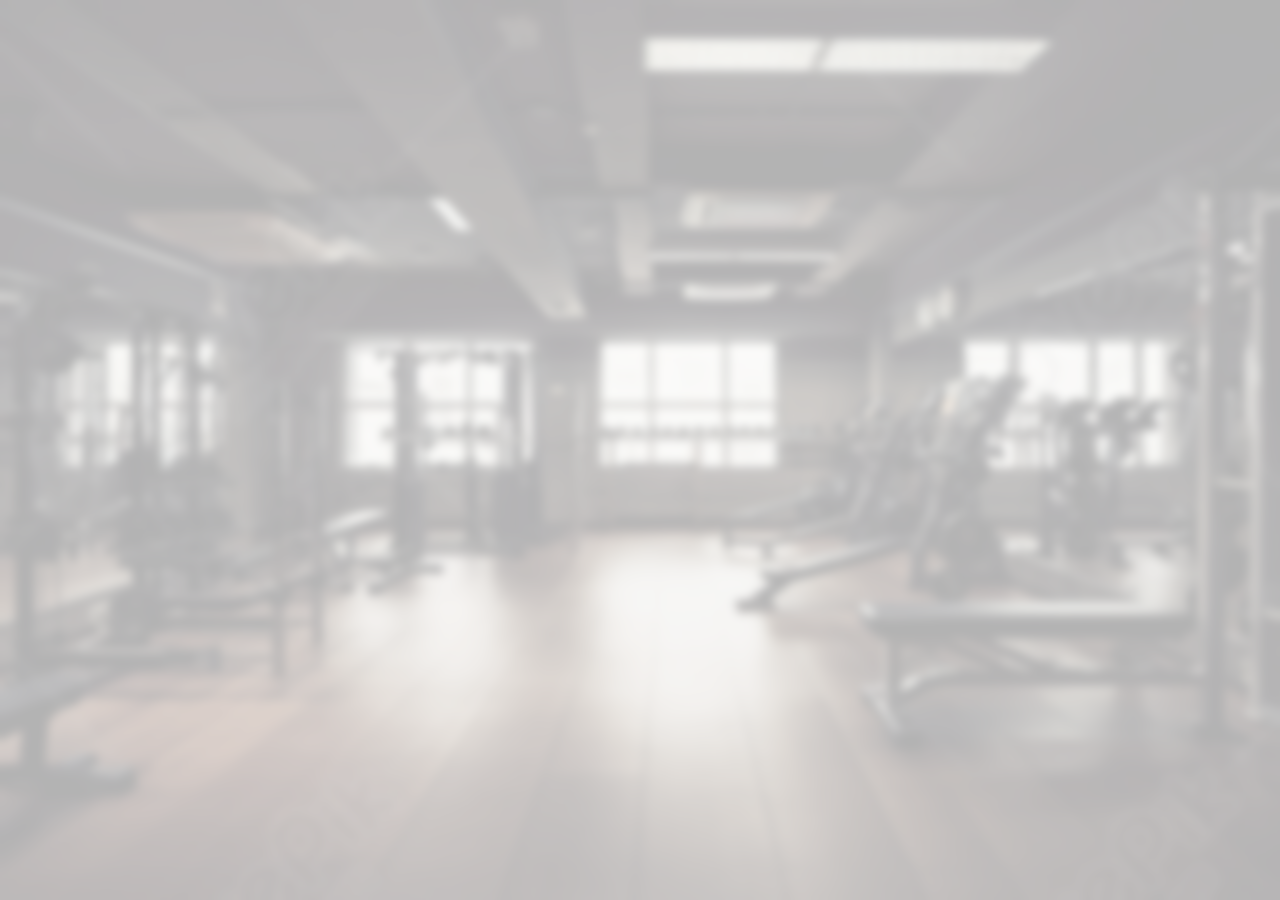
<file: index.html>
<!DOCTYPE html>
<html lang="en">
<head>
    <meta charset="UTF-8">
    <meta name="viewport" content="width=device-width, initial-scale=1.0">
    <link rel="stylesheet" href="css/style.css">
    <title>Document</title>
</head>
<body>
    
</body>
</html>
</file>
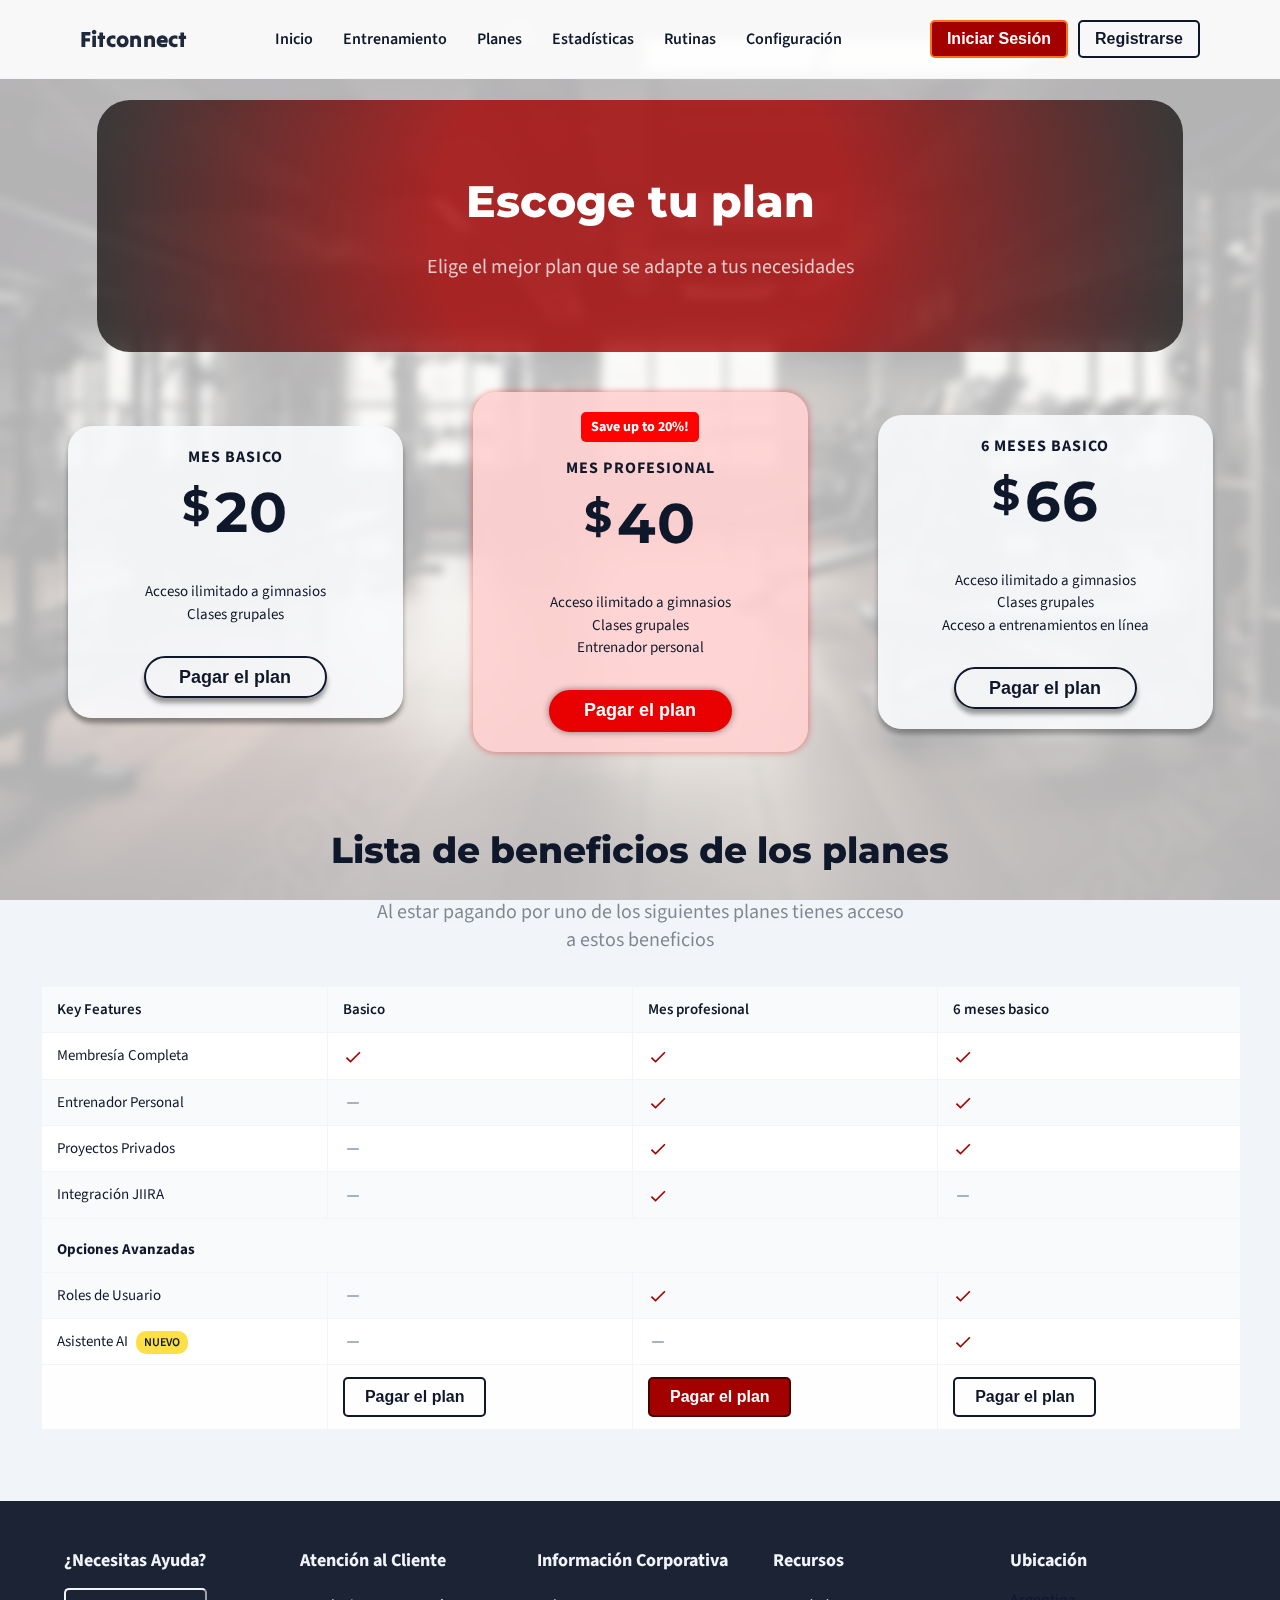
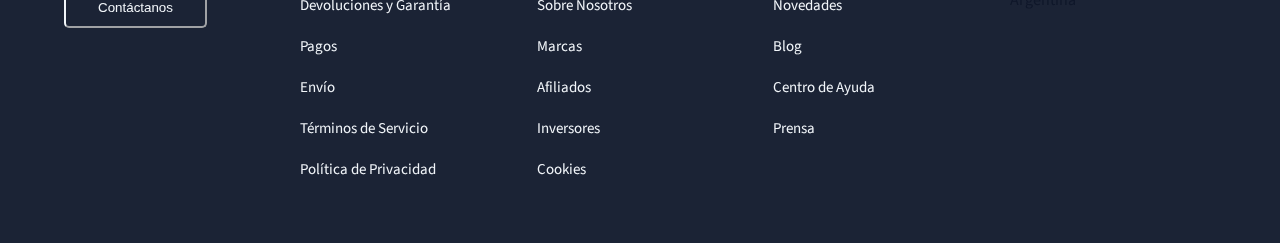
<file: pagos.html>
<!DOCTYPE html>
<html lang="es">
<head>
    <meta charset="UTF-8">
    <meta name="viewport" content="width=device-width, initial-scale=1.0">
    <title>Fitness App - Pagos</title>
    <link href="https://fonts.googleapis.com/css2?family=Source+Sans+3:wght@400;600;700&family=Montserrat:wght@800&family=Tilt+Warp&display=swap" rel="stylesheet">
    <link rel="stylesheet" href="css/pagos.css"> </head>
<body>

    <header class="header">
        <div class="logo">
            <span class="placeholder">Fitconnect</span> </div>
        <nav class="link-bar-3">
            <a href="index.html">Inicio</a> <a href="#">Entrenamiento</a>
            <a href="pagos.html">Planes</a>
            <a href="#">Estadísticas</a>
            <a href="#">Rutinas</a>
            <a href="#">Configuración</a>
        </nav>
        <div class="header-actions">
            <button class="button-2" onclick="location.href='signin.html'">Iniciar Sesión</button>
            <button class="button-3" onclick="location.href='regis.html'">Registrarse</button>
        </div>
    </header>

    <div class="horizontal-line-2"></div>

    <main class="main-content">
        <section class="hero-section rectangle-44">
            <h1 class="paragraph-1-copy-1">Escoge tu plan</h1>
            <p class="elige-el-mejor-plan-que-se-adapte-a-tus-necesidade">Elige el mejor plan que se adapte a tus necesidades</p>
        </section>

        <section class="pricing-cards-section">
            <div class="pricing-card rectangle-49">
                <div class="card-tag"></div>
                <div class="heading-5">MES BASICO</div>
                <div class="price-display">
                    <span class="currency">$</span><span class="heading-18">20</span>
                </div>
                <p class="benefit-list">Acceso ilimitado a gimnasios<br>Clases grupales</p>
                <button class="button-5">Pagar el plan</button>
            </div>

            <div class="pricing-card rectangle-50">
                <div class="card-tag save-up-to-20">Save up to 20%!</div>
                <div class="heading-19">MES PROFESIONAL</div>
                <div class="price-display">
                    <span class="currency">$</span><span class="heading-20">40</span>
                </div>
                <p class="benefit-list">Acceso ilimitado a gimnasios<br>Clases grupales<br>Entrenador personal</p>
                <button class="button-6">Pagar el plan</button>
            </div>

            <div class="pricing-card rectangle-51">
                <div class="card-tag"></div>
                <div class="heading-21">6 MESES BASICO</div>
                <div class="price-display">
                    <span class="currency">$</span><span class="heading-22">66</span>
                </div>
                <p class="benefit-list">Acceso ilimitado a gimnasios<br>Clases grupales<br>Acceso a entrenamientos en línea</p>
                <button class="button-12">Pagar el plan</button>
            </div>
        </section>

        <section class="benefits-table-section">
            <h2 class="paragraph-1-copy-2">Lista de beneficios de los planes</h2>
            <p class="al-estar-pagando-por-uno-de-los-siguientes-planes-">Al estar pagando por uno de los siguientes planes tienes acceso a estos beneficios</p>
            
            <div class="table-container">
                <table class="table-1">
                    <thead>
                        <tr>
                            <th>Key Features</th>
                            <th>Basico</th>
                            <th>Mes profesional</th>
                            <th>6 meses basico</th>
                        </tr>
                    </thead>
                    <tbody>
                        <tr>
                            <td>Membresía Completa</td>
                            <td><span class="icon check-icon-11"></span></td>
                            <td><span class="icon check-icon-12"></span></td>
                            <td><span class="icon check-icon-13"></span></td>
                        </tr>
                        <tr>
                            <td>Entrenador Personal</td>
                            <td><span class="icon dash-icon-1"></span></td>
                            <td><span class="icon check-icon-14"></span></td>
                            <td><span class="icon check-icon-15"></span></td>
                        </tr>
                        <tr>
                            <td>Proyectos Privados</td>
                            <td><span class="icon dash-icon-2"></span></td>
                            <td><span class="icon check-icon-16"></span></td>
                            <td><span class="icon check-icon-18"></span></td>
                        </tr>
                        <tr>
                            <td>Integración JIIRA</td>
                            <td><span class="icon dash-icon-3"></span></td>
                            <td><span class="icon check-icon-19"></span></td>
                            <td><span class="icon dash-icon-4"></span></td>
                        </tr>
                        <tr class="advanced-options">
                            <td colspan="4">Opciones Avanzadas</td>
                        </tr>
                        <tr>
                            <td>Roles de Usuario</td>
                            <td><span class="icon dash-icon-5"></span></td>
                            <td><span class="icon check-icon-20"></span></td>
                            <td><span class="icon check-icon-21"></span></td>
                        </tr>
                        <tr>
                            <td>Asistente AI <span class="tag-42">NUEVO</span></td>
                            <td><span class="icon dash-icon-6"></span></td>
                            <td><span class="icon dash-icon-7"></span></td>
                            <td><span class="icon check-icon-22"></span></td>
                        </tr>
                    </tbody>
                    <tfoot>
                        <tr>
                            <td></td>
                            <td><button class="button-13">Pagar el plan</button></td>
                            <td><button class="button-14">Pagar el plan</button></td>
                            <td><button class="button-16">Pagar el plan</button></td>
                        </tr>
                    </tfoot>
                </table>
            </div>
        </section>
    </main>

    <footer class="footer rectangle-42">
        <div class="footer-columns">
            <div class="footer-col need-help-1">
                <h3>¿Necesitas Ayuda?</h3>
                <button class="button-13">Contáctanos</button>
            </div>
            <div class="footer-col">
                <h3 class="customer-support-1">Atención al Cliente</h3>
                <ul class="returns-warrantypaymentsshippingterms-of-service-1">
                    <li>Devoluciones y Garantía</li>
                    <li>Pagos</li>
                    <li>Envío</li>
                    <li>Términos de Servicio</li>
                    <li>Política de Privacidad</li>
                </ul>
            </div>
            <div class="footer-col">
                <h3 class="corporate-info-1">Información Corporativa</h3>
                <ul class="about-usbrandsaffiliatesinvestorscookies-1">
                    <li>Sobre Nosotros</li>
                    <li>Marcas</li>
                    <li>Afiliados</li>
                    <li>Inversores</li>
                    <li>Cookies</li>
                </ul>
            </div>
            <div class="footer-col">
                <h3 class="resources">Recursos</h3>
                <ul class="what-s-newbloghelp-centerpress">
                    <li>Novedades</li>
                    <li>Blog</li>
                    <li>Centro de Ayuda</li>
                    <li>Prensa</li>
                </ul>
            </div>
            <div class="footer-col">
                <h3 class="location-1">Ubicación</h3>
                <p class="-united-states-1"><span class="icon 1f1fa-1f1f8-icon-1"></span> Argentina <span class="icon arrow-drop-down-icon-1"></span></p>
                <div class="social-icons">
                    <span class="icon x-twitter-brands-icon-1"></span>
                    <span class="icon instagram-brands-icon-7"></span>
                    <span class="icon facebook-square-brands-icon-7"></span>
                    <span class="icon youtube-icon-1"></span>
                </div>
            </div>
        </div>
    </footer>

</body>
</html>
</file>
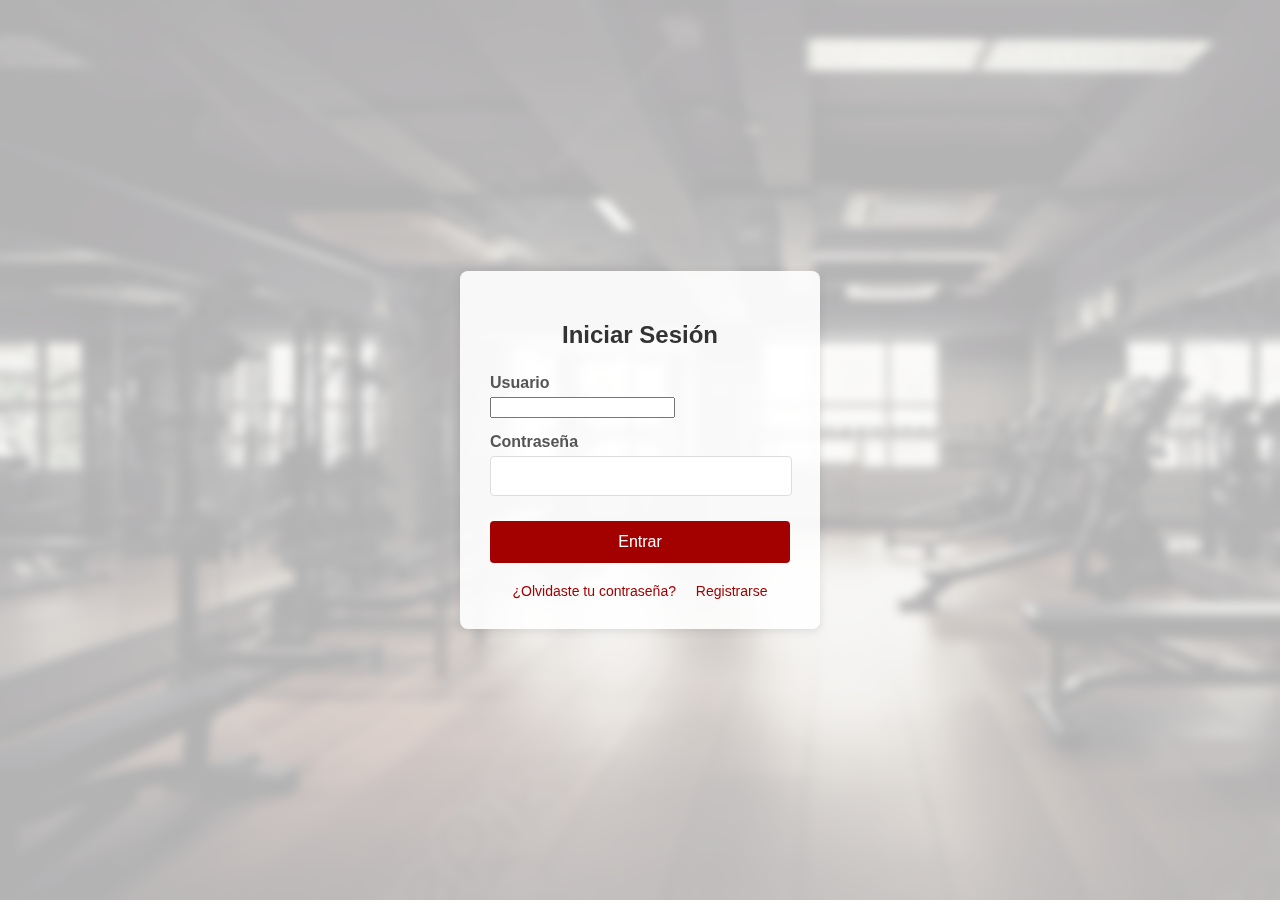
<file: signin.html>
<!DOCTYPE html>
<html lang="es">
<head>
    <meta charset="UTF-8">
    <meta name="viewport" content="width=device-width, initial-scale=1.0">
    <title>Iniciar Sesión</title>
    <link rel="stylesheet" href="css/style-signin.css">
</head>
<body>
    <div class="login-container">
        <h2>Iniciar Sesión</h2>
        <form action="#" method="POST">
            <div class="input-group">
                <label for="username">Usuario</label>
                <input type="text" id="username" name="username" required>
            </div>
            <div class="input-group">
                <label for="password">Contraseña</label>
                <input type="password" id="password" name="password" required>
            </div>
            <button type="submit">Entrar</button>
            <div class="links">
                <a href="#">¿Olvidaste tu contraseña?</a>
                <a href="regis.html">Registrarse</a>
            </div>
        </form>
    </div>
</body>
</html>
</file>
<file: css/style.css>
/* General Body and Container Styles */
body {
    margin: 0;
    font-family: "Source Sans 3", sans-serif;
    color: #0F172A;
    background-color: #F1F5F9; /* Fallback color */
    display: flex;
    flex-direction: column;
    min-height: 100vh;
    /* Fondo de imagen */
    background-image: url('../img/fondo.jpg'); /* AJUSTA LA RUTA SI ES DIFERENTE */
    background-size: cover;
    background-position: center;
    background-repeat: no-repeat;
    background-attachment: fixed; /* Para que el fondo no se mueva al hacer scroll */
}

body::before {
    content: "";
    position: fixed;
    top: 0;
    left: 0;
    width: 100%;
    height: 100%;
    background-color: rgba(255, 255, 255, 0.7); /* Fondo blanco semitransparente para el difuminado */
    backdrop-filter: blur(5px); /* Ajusta el valor para más o menos desenfoque */
    z-index: -1; /* Asegura que esté detrás del contenido */
}

/* Hacer que los elementos de contenido sean transparentes para ver el fondo */
.main-content, .header, .footer,
.hero-section, .feature-item, .testimonial-card,
.footer-col, .footer-col h3, .footer-col ul li,
.footer-col .button-13, .footer-col .location-1 p,
.footer-col .social-icons .icon {
    background-color: transparent !important; /* Sobrescribe cualquier color de fondo sólido */
    position: relative; /* Asegura que estén en su propio contexto de apilamiento */
    z-index: 1; /* Asegura que estén por encima del pseudo-elemento ::before */
}

/* Reajustar fondos específicos que necesitan transparencia */
.header {
    background-color: rgba(255, 255, 255, 0.9) !important; /* Fondo del header con transparencia */
    position: relative; /* Importante para el posicionamiento del menú móvil */
    z-index: 10; /* Asegura que el header esté por encima del contenido */
}

.hero-section {
    background: linear-gradient(180deg, rgba(163, 0, 0, 0.8) 0%, rgba(15, 23, 42, 0.8) 100%) !important; /* Ajusta la transparencia del hero */
    color: #FFFFFF;
}

.feature-item, .testimonial-card {
    background-color: rgba(255, 255, 255, 0.85) !important; /* Ajusta la transparencia de las tarjetas */
}

.footer {
    background-color: rgba(15, 23, 42, 0.95) !important; /* Ajusta la transparencia del footer */
}

/* Header Styles (Copiados de pagos.css y adaptados) */
.header {
    display: flex;
    justify-content: space-between;
    align-items: center;
    padding: 15px 5%;
}

.logo .placeholder {
    font-family: "Tilt Warp", cursive;
    font-size: 22px;
    color: #1E293B;
    letter-spacing: 0.1px;
}

/* Estilos para el menú desplegable (por defecto para móvil) */
.link-bar-3 {
    display: none; /* Oculto por defecto en móvil */
    flex-direction: column; /* Apila los enlaces verticalmente */
    width: 100%;
    position: absolute; /* Posiciona el menú sobre el contenido */
    top: 100%; /* Justo debajo del header */
    left: 0;
    background-color: rgba(255, 255, 255, 0.95); /* Fondo del menú desplegable */
    box-shadow: 0 5px 15px rgba(0, 0, 0, 0.1);
    padding: 15px 0;
    z-index: 9; /* Asegura que esté por debajo del header pero por encima del contenido principal */
}

.link-bar-3.active { /* Clase para mostrar el menú */
    display: flex;
}

.link-bar-3 a {
    text-decoration: none;
    color: #0F172A;
    white-space: nowrap;
    padding: 10px 20px; /* Padding para cada enlace del menú */
    text-align: left;
    border-bottom: 1px solid #eee; /* Separador entre enlaces */
}

.link-bar-3 a:last-child {
    border-bottom: none; /* No hay separador en el último enlace */
}

.link-bar-3 a:hover {
    background-color: #f0f0f0;
}

/* Estilos para los elementos del menú que son solo para móvil */
.mobile-only-menu-items {
    display: flex; /* Por defecto visible en móvil si el padre está activo */
    flex-direction: column;
    width: 100%;
}

.mobile-only-menu-items .menu-item {
    /* Heredan los estilos de .link-bar-3 a */
    font-weight: 600; /* Puedes hacerlos más prominentes */
    color: #A30000; /* Un color distintivo para estos enlaces */
}


.header-actions {
    display: flex;
    gap: 10px;
}

.button-2, .button-3 {
    padding: 8px 15px;
    border-radius: 5px;
    font-weight: 600;
    font-size: 16px;
    cursor: pointer;
    white-space: nowrap;
    text-align: center;
}

.button-2 {
    background: #A30000;
    color: #FFFFFF;
    border: 2px solid #F97316;
}

.button-3 {
    background: transparent;
    color: #0F172A;
    border: 2px solid #0F172A;
}

.horizontal-line-2 {
    width: 100%;
    height: 1px;
    border-top: 1px solid #F1F5F9;
    margin: 0;
}

/* Estilos para el botón de hamburguesa */
.hamburger-menu {
    display: flex; /* Visible por defecto en móvil */
    flex-direction: column;
    justify-content: space-around;
    width: 30px;
    height: 25px;
    background: transparent;
    border: none;
    cursor: pointer;
    padding: 0;
    z-index: 11; /* Asegura que esté por encima de todo */
}

.hamburger-menu .bar {
    width: 100%;
    height: 3px;
    background-color: #0F172A;
    border-radius: 5px;
    transition: all 0.3s ease-in-out;
}

/* Animación de la hamburguesa a "X" */
.hamburger-menu.active .bar:nth-child(1) {
    transform: translateY(11px) rotate(45deg);
}
.hamburger-menu.active .bar:nth-child(2) {
    opacity: 0;
}
.hamburger-menu.active .bar:nth-child(3) {
    transform: translateY(-11px) rotate(-45deg);
}


/* Main Content */
.main-content {
    flex-grow: 1;
    padding: 20px;
    display: flex;
    flex-direction: column;
    align-items: center;
}

/* Hero Section */
.hero-section {
    display: flex;
    flex-direction: column;
    align-items: center;
    text-align: center;
    padding: 40px 20px;
    border-radius: 33px;
    margin-bottom: 50px;
    max-width: 1200px;
    width: 100%;
    box-sizing: border-box;
}

.hero-text h1 {
    font-family: "Montserrat", sans-serif;
    font-weight: 800;
    font-size: 36px;
    line-height: 1.2;
    margin-bottom: 15px;
}

.hero-text p {
    font-family: "Source Sans 3", sans-serif;
    font-weight: 400;
    font-size: 18px;
    line-height: 1.5;
    margin-bottom: 30px;
    max-width: 600px;
}

.cta-button {
    padding: 12px 25px;
    background-color: #F97316; /* Color vibrante para el CTA */
    color: #FFFFFF;
    border: none;
    border-radius: 25px;
    font-size: 18px;
    font-weight: 600;
    cursor: pointer;
    transition: background-color 0.3s ease;
}

.cta-button:hover {
    background-color: #E0640A;
}

.hero-image img {
    max-width: 100%;
    height: auto;
    margin-top: 30px;
    border-radius: 15px;
}

/* Features Section */
.features-section {
    width: 100%;
    max-width: 1200px;
    text-align: center;
    margin-bottom: 50px;
}

.features-section h2 {
    font-family: "Montserrat", sans-serif;
    font-weight: 800;
    font-size: 32px;
    color: #0F172A;
    margin-bottom: 40px;
}

.features-grid {
    display: flex;
    flex-direction: column;
    gap: 30px;
    justify-content: center;
    align-items: center;
}

.feature-item {
    border-radius: 24px;
    padding: 30px 20px;
    box-shadow: 0px 5px 15px rgba(0, 0, 0, 0.1);
    max-width: 350px;
    width: 100%;
    box-sizing: border-box;
}

.feature-item img {
    width: 80px;
    height: 80px;
    margin-bottom: 15px;
}

.feature-item h3 {
    font-family: "Source Sans 3", sans-serif;
    font-weight: 700;
    font-size: 24px;
    color: #0F172A;
    margin-bottom: 10px;
}

.feature-item p {
    font-family: "Source Sans 3", sans-serif;
    font-weight: 400;
    font-size: 16px;
    color: #475569;
}

/* Testimonials Section */
.testimonials-section {
    width: 100%;
    max-width: 1200px;
    text-align: center;
    margin-bottom: 50px;
}

.testimonials-section h2 {
    font-family: "Montserrat", sans-serif;
    font-weight: 800;
    font-size: 32px;
    color: #0F172A;
    margin-bottom: 40px;
}

.testimonial-card {
    border-radius: 24px;
    padding: 30px;
    box-shadow: 0px 5px 15px rgba(0, 0, 0, 0.08);
    margin-bottom: 20px;
    max-width: 600px;
    width: 100%;
    box-sizing: border-box;
    margin-left: auto;
    margin-right: auto;
}

.testimonial-card p {
    font-style: italic;
    font-size: 18px;
    color: #1E293B;
    margin-bottom: 15px;
}

.testimonial-card span {
    font-weight: 600;
    color: #A30000;
}


/* Footer Styles (Copiados de pagos.css y adaptados) */
.footer {
    width: 100%;
    padding: 30px 5%;
    box-sizing: border-box;
}

.footer-columns {
    display: flex;
    flex-direction: column; /* Stack columns on mobile */
    gap: 30px;
    justify-content: space-between;
    max-width: 1200px;
    margin: 0 auto;
}

.footer-col h3 {
    color: #F1F5F9;
    font-family: "Source Sans 3", sans-serif;
    font-weight: bold;
    font-size: 18px; /* Adjusted for mobile */
    line-height: 1.3;
    margin-bottom: 15px;
}

.footer-col ul {
    list-style: none;
    padding: 0;
    margin: 0;
}

.footer-col ul li {
    color: #F1F5F9;
    font-family: "Source Sans 3", sans-serif;
    font-weight: 400;
    font-size: 15px;
    line-height: 2.4;
    margin-bottom: 5px;
}

.footer-col .button-13 {
    width: 143px;
    height: 40px;
    background: transparent;
    color: #F1F5F9; /* Adjusted for dark background */
    border-color: #F1F5F9; /* Adjusted for dark background */
    border-radius: 5px;
}

.footer-col .location-1 {
    display: flex;
    align-items: center;
    margin-bottom: 10px;
}

.footer-col .location-1 .icon {
    display: inline-block;
    width: 18px;
    height: 18px;
    mask-size: cover;
    -webkit-mask-size: cover;
    background-color: #F1F5F9;
    margin-right: 8px;
    vertical-align: middle;
}



.arrow-drop-down-icon-1 {
    mask-image: url('data:image/svg+xml;utf8,<svg xmlns="http://www.w3.org/2000/svg" viewBox="0 0 24 24" fill="black"><path d="M7 10l5 5 5-5z"/></svg>');
    -webkit-mask-image: url('data:image/svg+xml;utf8,<svg xmlns="http://www.w3.org/2000/svg" viewBox="0 0 24 24" fill="black"><path d="M7 10l5 5 5-5z"/></svg>');
    color: #F1F5F9;
    width: 20px;
    height: 20px;
    margin-left: 5px;
}

.social-icons {
    display: flex;
    gap: 15px;
    margin-top: 20px;
}

.social-icons .icon {
    display: inline-block;
    width: 20px;
    height: 20px;
    background-color: #F1F5F9;
    mask-size: cover;
    -webkit-mask-size: cover;
}

/* Social media icons (placeholders, replace with actual SVG paths or background images) */
.x-twitter-brands-icon-1 {
    mask-image: url('data:image/svg+xml;utf8,<svg xmlns="http://www.w3.org/2000/svg" viewBox="0 0 24 24" fill="black"><path d="M22.46 6c-.77.35-1.6.58-2.46.69.88-.53 1.56-1.37 1.88-2.37-.83.49-1.75.83-2.73 1.02-2.03-2.07-5.3-.92-5.3.92V9c-4.31-.22-8.15-2.28-10.74-5.46-.45.77-.7 1.66-.7 2.6 0 1.8.94 3.39 2.37 4.34-1.2-.04-2.32-.37-3.3-1.02v.03c0 2.27 1.62 4.16 3.76 4.59-1.92.52-2.37.16-3.23-.29.6 2.01 2.34 3.47 4.41 3.51-3.17 2.4-7.14 3.8-11.45 3.8-1.57 0-3.1-.09-4.59-.27 4.07 2.62 8.91 4.15 14.1 4.15 16.88 0 26.04-14 26.04-26.04 0-.4-.01-.79-.02-1.18.91-.66 1.7-1.47 2.32-2.4z"/></svg>');
    -webkit-mask-image: url('data:image/svg+xml;utf8,<svg xmlns="http://www.w3.org/2000/svg" viewBox="0 0 24 24" fill="black"><path d="M22.46 6c-.77.35-1.6.58-2.46.69.88-.53 1.56-1.37 1.88-2.37-.83.49-1.75.83-2.73 1.02-2.03-2.07-5.3-.92-5.3.92V9c-4.31-.22-8.15-2.28-10.74-5.46-.45.77-.7 1.66-.7 2.6 0 1.8.94 3.39 2.37 4.34-1.2-.04-2.32-.37-3.3-1.02v.03c0 2.27 1.62 4.16 3.76 4.59-1.92.52-2.37.16-3.23-.29.6 2.01 2.34 3.47 4.41 3.51-3.17 2.4-7.14 3.8-11.45 3.8-1.57 0-3.1-.09-4.59-.27 4.07 2.62 8.91 4.15 14.1 4.15 16.88 0 26.04-14 26.04-26.04 0-.4-.01-.79-.02-1.18.91-.66 1.7-1.47 2.32-2.4z"/></svg>');
}

.instagram-brands-icon-7 {
    mask-image: url('data:image/svg+xml;utf8,<svg xmlns="http://www.w3.org/2000/svg" viewBox="0 0 24 24" fill="black"><path d="M7.8 2h8.4C18.17 2 22 5.83 22 10.2v8.4C22 21.17 18.17 25 13.8 25H5.2C.83 25-3 21.17-3 16.8V8.2C-3 3.83.83 0 5.2 0h8.4c4.37 0 8.2 3.83 8.2 8.2zM12 7.78c-2.34 0-4.22 1.88-4.22 4.22s1.88 4.22 4.22 4.22 4.22-1.88 4.22-4.22-1.88-4.22-4.22-4.22zm6.44-4.88c-.96 0-1.74.78-1.74 1.74s.78 1.74 1.74 1.74 1.74-.78 1.74-1.74-.78-1.74-1.74-1.74z"/></svg>');
    -webkit-mask-image: url('data:image/svg+xml;utf8,<svg xmlns="http://www.w3.org/2000/svg" viewBox="0 0 24 24" fill="black"><path d="M7.8 2h8.4C18.17 2 22 5.83 22 10.2v8.4C22 21.17 18.17 25 13.8 25H5.2C.83 25-3 21.17-3 16.8V8.2C-3 3.83.83 0 5.2 0h8.4c4.37 0 8.2 3.83 8.2 8.2zM12 7.78c-2.34 0-4.22 1.88-4.22 4.22s1.88 4.22 4.22 4.22 4.22-1.88 4.22-4.22-1.88-4.22-4.22-4.22zm6.44-4.88c-.96 0-1.74.78-1.74 1.74s.78 1.74 1.74 1.74 1.74-.78 1.74-1.74-.78-1.74-1.74-1.74z"/></svg>');
}

.facebook-square-brands-icon-7 {
    mask-image: url('data:image/svg+xml;utf8,<svg xmlns="http://www.w3.org/2000/svg" viewBox="0 0 24 24" fill="black"><path d="M18 2h-3a5 5 0 0 0-5 5v3H7v4h3v8h4v-8h3l1-4h-4V7a1 1 0 0 1 1-1h3z"/></svg>');
    -webkit-mask-image: url('data:image/svg+xml;utf8,<svg xmlns="http://www.w3.org/2000/svg" viewBox="0 0 24 24" fill="black"><path d="M18 2h-3a5 5 0 0 0-5 5v3H7v4h3v8h4v-8h3l1-4h-4V7a1 1 0 0 1 1-1h3z"/></svg>');
}

.youtube-icon-1 {
    mask-image: url('data:image/svg+xml;utf8,<svg xmlns="http://www.w3.org/2000/svg" viewBox="0 0 24 24" fill="black"><path d="M21.54 6.54a3.1 3.1 0 0 0-2.19-2.19C17.84 4 12 4 12 4s-5.84 0-7.35.35A3.1 3.1 0 0 0 2.46 6.54C2 8.05 2 12 2 12s0 3.95.46 5.46c.3.82.97 1.49 1.79 1.79C6.16 20 12 20 12 20s5.84 0 7.35-.35a3.1 3.1 0 0 0 2.19-2.19C22 15.95 22 12 22 12s0-3.95-.46-5.46zM10 15.5v-7l6 3.5z"/></svg>');
    -webkit-mask-image: url('data:image/svg+xml;utf8,<svg xmlns="http://www.w3.org/2000/svg" viewBox="0 0 24 24" fill="black"><path d="M21.54 6.54a3.1 3.1 0 0 0-2.19-2.19C17.84 4 12 4 12 4s-5.84 0-7.35.35A3.1 3.1 0 0 0 2.46 6.54C2 8.05 2 12 2 12s0 3.95.46 5.46c.3.82.97 1.49 1.79 1.79C6.16 20 12 20 12 20s5.84 0 7.35-.35a3.1 3.1 0 0 0 2.19-2.19C22 15.95 22 12 22 12s0-3.95-.46-5.46zM10 15.5v-7l6 3.5z"/></svg>');
}


/* Media Queries */

/* Mobile (default styles) */
/* Por defecto, los .link-bar-3 y .hamburger-menu ya tienen su display definido para móvil */
.desktop-only-actions {
    display: flex; /* Por defecto visible en móvil, lo cambiaremos */
}

/* Ocultar los botones de acción del header en móvil */
@media (max-width: 767px) {
    .desktop-only-actions {
        display: none;
    }
}


/* Tablets and Small Laptops */
@media (min-width: 768px) {
    .header {
        padding: 15px 30px;
    }

    .link-bar-3 {
        display: flex; /* Muestra el menú de navegación como una fila en tablet y desktop */
        flex-direction: row; /* Vuelve a la disposición horizontal */
        position: static; /* Quita el posicionamiento absoluto */
        width: auto;
        box-shadow: none;
        padding: 0;
        gap: 20px; /* Espacio entre los enlaces en horizontal */
    }

    .link-bar-3 a {
        padding: 0; /* Quita el padding vertical de móvil */
        border-bottom: none; /* Quita los separadores */
    }

    .hamburger-menu {
        display: none; /* Oculta el botón de hamburguesa en tablet y desktop */
    }

    /* Mostrar los botones de acción del header en desktop */
    .desktop-only-actions {
        display: flex;
    }

    /* Ocultar los elementos solo para el menú móvil en desktop */
    .mobile-only-menu-items {
        display: none !important;
    }

    .hero-section {
        flex-direction: row;
        text-align: left;
        padding: 50px 40px;
    }

    .hero-text {
        flex: 1;
        padding-right: 30px;
    }

    .hero-image {
        flex: 1;
        margin-top: 0;
    }

    .hero-text h1 {
        font-size: 44px;
    }

    .hero-text p {
        font-size: 20px;
    }

    .features-grid {
        flex-direction: row;
        flex-wrap: wrap;
        justify-content: center;
    }

    .feature-item {
        width: 30%; /* Adjust for 3 columns */
    }

    .testimonials-section {
        display: flex;
        flex-direction: column;
        align-items: center;
    }

    .testimonial-card {
        width: 80%;
    }

    .footer-columns {
        flex-direction: row; /* Columns side-by-side */
        flex-wrap: wrap;
        padding-bottom: 20px;
    }

    .footer-col {
        flex: 1; /* Distribute space equally */
        min-width: 180px; /* Minimum width for each column */
    }

    .footer-col:last-child {
        min-width: 200px;
    }
}

/* Desktop and Larger Screens */
@media (min-width: 1024px) {
    .header {
        padding: 20px 80px;
    }

    .link-bar-3 {
        gap: 30px;
    }

    .hero-section {
        padding: 80px 60px;
    }

    .hero-text h1 {
        font-size: 56px;
    }

    .features-grid {
        gap: 40px;
    }

    .feature-item {
        max-width: 350px; /* Revert to original max-width */
    }

    .testimonial-card {
        max-width: 700px;
    }

    .footer-columns {
        flex-wrap: nowrap; /* No wrapping */
    }
}
</file>
<file: css/pagos.css>
/* General Body and Container Styles */
body {
    margin: 0;
    font-family: "Source Sans 3", sans-serif;
    color: #0F172A;
    background-color: #F1F5F9; /* Fallback color */
    display: flex;
    flex-direction: column;
    min-height: 100vh;
    /* Fondo de imagen */
    background-image: url('../img/fondo.jpg'); /* AJUSTA LA RUTA SI ES DIFERENTE */
    background-size: cover;
    background-position: center;
    background-repeat: no-repeat;
    background-attachment: fixed; /* Para que el fondo no se mueva al hacer scroll */
}

body::before {
    content: "";
    position: fixed;
    top: 0;
    left: 0;
    width: 100%;
    height: 100%;
    background-color: rgba(255, 255, 255, 0.7); /* Fondo blanco semitransparente para el difuminado */
    backdrop-filter: blur(5px); /* Ajusta el valor para más o menos desenfoque */
    z-index: -1; /* Asegura que esté detrás del contenido */
}

/* Hacer que los elementos de contenido sean transparentes para ver el fondo */
.main-content, .header, .footer,
.hero-section, .pricing-card, .table-1,
.feature-item, .testimonial-card,
.footer-col, .footer-col h3, .footer-col ul li,
.footer-col .button-13, .footer-col .location-1 p,
.footer-col .social-icons .icon {
    background-color: transparent !important; /* Sobrescribe cualquier color de fondo sólido */
    position: relative; /* Asegura que estén en su propio contexto de apilamiento */
    z-index: 1; /* Asegura que estén por encima del pseudo-elemento ::before */
}

/* Reajustar fondos específicos que necesitan transparencia */
.rectangle-44 {
    background: radial-gradient(circle at 50% 50%, rgba(163, 0, 0, 0.8) 37%, rgba(25, 25, 25, 0.8) 99.53%, rgba(25, 25, 25, 0.8) 100%) !important; /* Ajusta la transparencia del fondo rojo */
}

.pricing-card {
    background-color: rgba(248, 250, 252, 0.9) !important; /* Ajusta la transparencia de las tarjetas de precio */
}

.rectangle-50 {
    background: rgba(255, 208, 208, 0.9) !important; /* Ajusta la transparencia de la tarjeta destacada */
    border-color: #E90000 !important; /* Mantener borde */
}

.table-1 {
    background-color: rgba(255, 255, 255, 0.9) !important; /* Fondo de tabla con transparencia */
}
.table-1 tbody tr:nth-child(odd) {
    background-color: rgba(255, 255, 255, 0.9) !important;
}

.table-1 tbody tr:nth-child(even) {
    background-color: rgba(248, 250, 252, 0.9) !important;
}
.table-1 th {
    background-color: rgba(248, 250, 252, 0.95) !important;
}

.footer {
    background-color: rgba(15, 23, 42, 0.95) !important; /* Ajusta la transparencia del footer */
}


/* Header Styles */
.header {
    display: flex;
    justify-content: space-between;
    align-items: center;
    padding: 15px 5%;
    background-color: rgba(255, 255, 255, 0.9) !important; /* Fondo del header con transparencia */
}

.logo .placeholder {
    font-family: "Tilt Warp", cursive;
    font-size: 22px;
    color: #1E293B;
    letter-spacing: 0.1px;
}

.link-bar-3 {
    display: none; /* Hidden by default on mobile */
    gap: 20px;
    font-weight: 600;
    font-size: 16px;
    text-align: center;
}

.link-bar-3 a {
    text-decoration: none;
    color: #0F172A;
    white-space: nowrap;
}

.header-actions {
    display: flex;
    gap: 10px;
}

.button-2, .button-3 {
    padding: 8px 15px;
    border-radius: 5px;
    font-weight: 600;
    font-size: 16px;
    cursor: pointer;
    white-space: nowrap;
    text-align: center;
}

.button-2 {
    background: #A30000;
    color: #FFFFFF;
    border: 2px solid #F97316;
}

.button-3 {
    background: transparent;
    color: #0F172A;
    border: 2px solid #0F172A;
}

.horizontal-line-2 {
    width: 100%;
    height: 1px;
    border-top: 1px solid #F1F5F9;
    margin: 0;
}

/* Main Content */
.main-content {
    flex-grow: 1;
    padding: 20px;
    display: flex;
    flex-direction: column;
    align-items: center;
}

/* Hero Section */
.hero-section {
    width: 100%;
    max-width: 1086px; /* Original width on desktop */
    padding: 20px;
    border-radius: 33px;
    display: flex;
    flex-direction: column;
    align-items: center;
    text-align: center;
    margin-bottom: 40px;
    box-sizing: border-box; /* Include padding in element's total width and height */
}

.paragraph-1-copy-1 {
    color: #FFFFFF;
    font-family: "Montserrat", sans-serif;
    font-weight: 800;
    font-size: 32px; /* Adjusted for mobile */
    line-height: 1;
    margin-bottom: 10px;
}

.elige-el-mejor-plan-que-se-adapte-a-tus-necesidade {
    color: #FFFFFF;
    opacity: 0.75;
    font-family: "Source Sans 3", sans-serif;
    font-weight: 400;
    font-size: 16px; /* Adjusted for mobile */
    line-height: 1.44;
    max-width: 90%;
}

/* Pricing Cards Section */
.pricing-cards-section {
    display: flex;
    flex-direction: column; /* Stack cards on mobile */
    gap: 30px;
    margin-bottom: 50px;
    width: 100%;
    align-items: center;
}

/* Card backgrounds with transparency */
.rectangle-49 {
    box-shadow: 0px 5px 5px rgba(0, 0, 0, 0.39);
}

.rectangle-50 {
    box-shadow: 0px 0px 7px rgba(233, 0, 0, 0.48);
}

.rectangle-51 {
    box-shadow: 0px 5px 5px rgba(0, 0, 0, 0.31);
}

.pricing-card {
    width: 100%;
    max-width: 335px; /* Max width for individual cards */
    padding: 20px;
    border-radius: 24px;
    display: flex;
    flex-direction: column;
    align-items: center;
    text-align: center;
    box-sizing: border-box;
}

.card-tag {
    /* Hidden by default, only shown for specific cards */
    display: none;
    width: fit-content;
    padding: 5px 10px;
    background-color: #FF0101;
    color: #FFFFFF;
    font-weight: bold;
    font-size: 14px;
    border-radius: 5px;
    margin-bottom: 10px;
}

.card-tag.save-up-to-20 {
    display: block;
    background-color: #FF0101;
    color: #FFFFFF;
    font-weight: bold;
    margin-bottom: 15px;
}

.heading-5, .heading-19, .heading-21 {
    font-family: "Source Sans 3", sans-serif;
    font-weight: bold;
    font-size: 16px;
    letter-spacing: 1px;
    margin-bottom: 10px;
    color: #0F172A;
}

.price-display {
    display: flex;
    align-items: flex-start;
    justify-content: center;
    margin-bottom: 20px;
}

.price-display .currency {
    font-family: "Montserrat", sans-serif;
    font-weight: 700;
    font-size: 36px; /* Adjusted for mobile */
    margin-right: 5px;
    color: #0F172A;
}

.heading-18, .heading-20, .heading-22 {
    font-family: "Montserrat", sans-serif;
    font-weight: 700;
    font-size: 48px; /* Adjusted for mobile */
    letter-spacing: 1px;
    color: #0F172A;
    margin: 0;
}

.benefit-list {
    color: #0F172A;
    font-family: "Source Sans 3", sans-serif;
    font-weight: 400;
    font-size: 15px;
    line-height: 1.5;
    margin-bottom: 30px;
    min-height: 45px; /* Ensure consistent height */
    display: flex;
    align-items: center;
    justify-content: center;
    text-align: center;
}

.button-5, .button-6, .button-12 {
    width: 183px;
    height: 42px;
    padding: 0 10px;
    border-radius: 21px;
    font-weight: 600;
    font-size: 18px;
    cursor: pointer;
    white-space: nowrap;
    text-align: center;
    border-width: 2px;
    border-style: solid;
    display: flex;
    justify-content: center;
    align-items: center;
}

.button-5, .button-12 {
    background: transparent;
    color: #0F172A;
    border-color: #0F172A;
    box-shadow: 0px 5px 5px rgba(0, 0, 0, 0.39);
}

.button-6 {
    background: #E90000;
    color: #FFFFFF; /* Changed to white for better contrast on red */
    border-color: #E90000;
    box-shadow: 0px 0px 7px rgba(0, 0, 0, 0.48);
}

/* Benefits Table Section */
.benefits-table-section {
    width: 100%;
    max-width: 1200px;
    display: flex;
    flex-direction: column;
    align-items: center;
    margin-bottom: 50px;
}

.paragraph-1-copy-2 {
    color: #0F172A;
    font-family: "Montserrat", sans-serif;
    font-weight: 800;
    font-size: 28px; /* Adjusted for mobile */
    line-height: 1;
    text-align: center;
    margin-bottom: 10px;
}

.al-estar-pagando-por-uno-de-los-siguientes-planes- {
    color: #0F172A;
    opacity: 0.5;
    font-family: "Source Sans 3", sans-serif;
    font-weight: 400;
    font-size: 16px; /* Adjusted for mobile */
    line-height: 1.44;
    text-align: center;
    margin-bottom: 30px;
    max-width: 90%;
}

.table-container {
    width: 100%;
    overflow-x: auto; /* Allow horizontal scrolling on small screens */
}

.table-1 {
    width: 100%;
    border-collapse: collapse;
    border: 2px solid #F1F5F9;
    min-width: 600px; /* Ensure table doesn't shrink too much */
}

.table-1 th, .table-1 td {
    padding: 12px 15px;
    border: 1px solid #F1F5F9;
    text-align: left;
    font-family: "Source Sans 3", sans-serif;
    font-size: 15px;
    color: #0F172A;
    white-space: nowrap; /* Prevent text wrapping in cells */
}

.table-1 th {
    font-weight: 600;
}

.table-1 .icon {
    display: inline-block;
    width: 20px; /* Smaller for table */
    height: 20px; /* Smaller for table */
    mask-size: cover;
    -webkit-mask-size: cover;
    background-color: currentColor; /* Use text color for SVG */
    vertical-align: middle;
}

.check-icon-11, .check-icon-12, .check-icon-13, .check-icon-14, .check-icon-15,
.check-icon-16, .check-icon-18, .check-icon-19, .check-icon-20, .check-icon-21, .check-icon-22 {
    mask-image: url('data:image/svg+xml;utf8,<svg xmlns="http://www.w3.org/2000/svg" viewBox="0 0 24 24" fill="black"><path d="M9 16.17L4.83 12l-1.42 1.41L9 19 21 7l-1.41-1.41L9 16.17z"/></svg>');
    -webkit-mask-image: url('data:image/svg+xml;utf8,<svg xmlns="http://www.w3.org/2000/svg" viewBox="0 0 24 24" fill="black"><path d="M9 16.17L4.83 12l-1.42 1.41L9 19 21 7l-1.41-1.41L9 16.17z"/></svg>');
    color: #A30000; /* Red color for checkmarks */
}

.dash-icon-1, .dash-icon-2, .dash-icon-3, .dash-icon-4, .dash-icon-5, .dash-icon-6, .dash-icon-7 {
    mask-image: url('data:image/svg+xml;utf8,<svg xmlns="http://www.w3.org/2000/svg" viewBox="0 0 24 24" fill="black"><path d="M19 13H5v-2h14v2z"/></svg>');
    -webkit-mask-image: url('data:image/svg+xml;utf8,<svg xmlns="http://www.w3.org/2000/svg" viewBox="0 0 24 24" fill="black"><path d="M19 13H5v-2h14v2z"/></svg>');
    color: #94A3B8; /* Grey color for dashes */
}

.advanced-options td {
    font-weight: 700;
    background-color: rgba(248, 250, 252, 0.95) !important; /* Asegurar fondo para la fila especial */
    padding-top: 20px;
}

.tag-42 {
    background: #FDE047;
    color: #0F172A;
    border-radius: 10px;
    padding: 3px 8px;
    font-size: 12px;
    font-weight: 600;
    margin-left: 5px;
    white-space: nowrap;
}

.table-1 tfoot button {
    width: 143px;
    height: 40px;
    padding: 0 10px;
    border-radius: 5px;
    font-weight: 600;
    font-size: 16px;
    cursor: pointer;
    white-space: nowrap;
    text-align: center;
    border-width: 2px;
    border-style: solid;
}

.button-13, .button-16 {
    background: transparent;
    color: #0F172A;
    border-color: #0F172A;
}

.button-14 {
    background: #A30000;
    color: #FFFFFF;
    border-color: #430000;
}

/* Footer Styles */
.footer {
    width: 100%;
    padding: 30px 5%;
    box-sizing: border-box;
}

.footer-columns {
    display: flex;
    flex-direction: column; /* Stack columns on mobile */
    gap: 30px;
    justify-content: space-between;
    max-width: 1200px;
    margin: 0 auto;
}

.footer-col h3 {
    color: #F1F5F9;
    font-family: "Source Sans 3", sans-serif;
    font-weight: bold;
    font-size: 18px; /* Adjusted for mobile */
    line-height: 1.3;
    margin-bottom: 15px;
}

.footer-col ul {
    list-style: none;
    padding: 0;
    margin: 0;
}

.footer-col ul li {
    color: #F1F5F9;
    font-family: "Source Sans 3", sans-serif;
    font-weight: 400;
    font-size: 15px;
    line-height: 2.4;
    margin-bottom: 5px;
}

.footer-col .button-13 {
    width: 143px;
    height: 40px;
    background: transparent;
    color: #F1F5F9; /* Adjusted for dark background */
    border-color: #F1F5F9; /* Adjusted for dark background */
    border-radius: 5px;
}

.footer-col .location-1 {
    display: flex;
    align-items: center;
    margin-bottom: 10px;
}

.footer-col .location-1 .icon {
    display: inline-block;
    width: 18px;
    height: 18px;
    mask-size: cover;
    -webkit-mask-size: cover;
    background-color: #F1F5F9;
    margin-right: 8px;
    vertical-align: middle;
}

/* Icon for USA flag (placeholder, replace with actual SVG path or background image) */
.1f1fa-1f1f8-icon-1 {
    mask-image: url('data:image/svg+xml;utf8,<svg xmlns="http://www.w3.org/2000/svg" viewBox="0 0 24 24" fill="black"><path d="M12 2C6.48 2 2 6.48 2 12s4.48 10 10 10 10-4.48 10-10S17.52 2 12 2zm0 18c-4.41 0-8-3.59-8-8s3.59-8 8-8 8 3.59 8 8-3.59 8-8 8z"/><circle cx="12" cy="12" r="3"/><path d="M11 7h2v5h-2zM11 14h2v2h-2z"/></svg>');
    -webkit-mask-image: url('data:image/svg+xml;utf8,<svg xmlns="http://www.w3.org/2000/svg" viewBox="0 0 24 24" fill="black"><path d="M12 2C6.48 2 2 6.48 2 12s4.48 10 10 10 10-4.48 10-10S17.52 2 12 2zm0 18c-4.41 0-8-3.59-8-8s3.59-8 8-8 8 3.59 8 8-3.59 8-8 8z"/><circle cx="12" cy="12" r="3"/><path d="M11 7h2v5h-2zM11 14h2v2h-2z"/></svg>');
}

.arrow-drop-down-icon-1 {
    mask-image: url('data:image/svg+xml;utf8,<svg xmlns="http://www.w3.org/2000/svg" viewBox="0 0 24 24" fill="black"><path d="M7 10l5 5 5-5z"/></svg>');
    -webkit-mask-image: url('data:image/svg+xml;utf8,<svg xmlns="http://www.w3.org/2000/svg" viewBox="0 0 24 24" fill="black"><path d="M7 10l5 5 5-5z"/></svg>');
    color: #F1F5F9;
    width: 20px;
    height: 20px;
    margin-left: 5px;
}

.social-icons .icon {
    display: inline-block;
    width: 20px;
    height: 20px;
    background-color: #F1F5F9;
    mask-size: cover;
    -webkit-mask-size: cover;
}

/* Social media icons (placeholders, replace with actual SVG paths or background images) */
.x-twitter-brands-icon-1 {
    mask-image: url('data:image/svg+xml;utf8,<svg xmlns="http://www.w3.org/2000/svg" viewBox="0 0 24 24" fill="black"><path d="M22.46 6c-.77.35-1.6.58-2.46.69.88-.53 1.56-1.37 1.88-2.37-.83.49-1.75.83-2.73 1.02-2.03-2.07-5.3-.92-5.3.92V9c-4.31-.22-8.15-2.28-10.74-5.46-.45.77-.7 1.66-.7 2.6 0 1.8.94 3.39 2.37 4.34-1.2-.04-2.32-.37-3.3-1.02v.03c0 2.27 1.62 4.16 3.76 4.59-1.92.52-2.37.16-3.23-.29.6 2.01 2.34 3.47 4.41 3.51-3.17 2.4-7.14 3.8-11.45 3.8-1.57 0-3.1-.09-4.59-.27 4.07 2.62 8.91 4.15 14.1 4.15 16.88 0 26.04-14 26.04-26.04 0-.4-.01-.79-.02-1.18.91-.66 1.7-1.47 2.32-2.4z"/></svg>');
    -webkit-mask-image: url('data:image/svg+xml;utf8,<svg xmlns="http://www.w3.org/2000/svg" viewBox="0 0 24 24" fill="black"><path d="M22.46 6c-.77.35-1.6.58-2.46.69.88-.53 1.56-1.37 1.88-2.37-.83.49-1.75.83-2.73 1.02-2.03-2.07-5.3-.92-5.3.92V9c-4.31-.22-8.15-2.28-10.74-5.46-.45.77-.7 1.66-.7 2.6 0 1.8.94 3.39 2.37 4.34-1.2-.04-2.32-.37-3.3-1.02v.03c0 2.27 1.62 4.16 3.76 4.59-1.92.52-2.37.16-3.23-.29.6 2.01 2.34 3.47 4.41 3.51-3.17 2.4-7.14 3.8-11.45 3.8-1.57 0-3.1-.09-4.59-.27 4.07 2.62 8.91 4.15 14.1 4.15 16.88 0 26.04-14 26.04-26.04 0-.4-.01-.79-.02-1.18.91-.66 1.7-1.47 2.32-2.4z"/></svg>');
}

.instagram-brands-icon-7 {
    mask-image: url('data:image/svg+xml;utf8,<svg xmlns="http://www.w3.org/2000/svg" viewBox="0 0 24 24" fill="black"><path d="M7.8 2h8.4C18.17 2 22 5.83 22 10.2v8.4C22 21.17 18.17 25 13.8 25H5.2C.83 25-3 21.17-3 16.8V8.2C-3 3.83.83 0 5.2 0h8.4c4.37 0 8.2 3.83 8.2 8.2zM12 7.78c-2.34 0-4.22 1.88-4.22 4.22s1.88 4.22 4.22 4.22 4.22-1.88 4.22-4.22-1.88-4.22-4.22-4.22zm6.44-4.88c-.96 0-1.74.78-1.74 1.74s.78 1.74 1.74 1.74 1.74-.78 1.74-1.74-.78-1.74-1.74-1.74z"/></svg>');
    -webkit-mask-image: url('data:image/svg+xml;utf8,<svg xmlns="http://www.w3.org/2000/svg" viewBox="0 0 24 24" fill="black"><path d="M7.8 2h8.4C18.17 2 22 5.83 22 10.2v8.4C22 21.17 18.17 25 13.8 25H5.2C.83 25-3 21.17-3 16.8V8.2C-3 3.83.83 0 5.2 0h8.4c4.37 0 8.2 3.83 8.2 8.2zM12 7.78c-2.34 0-4.22 1.88-4.22 4.22s1.88 4.22 4.22 4.22 4.22-1.88 4.22-4.22-1.88-4.22-4.22-4.22zm6.44-4.88c-.96 0-1.74.78-1.74 1.74s.78 1.74 1.74 1.74 1.74-.78 1.74-1.74-.78-1.74-1.74-1.74z"/></svg>');
}

.facebook-square-brands-icon-7 {
    mask-image: url('data:image/svg+xml;utf8,<svg xmlns="http://www.w3.org/2000/svg" viewBox="0 0 24 24" fill="black"><path d="M18 2h-3a5 5 0 0 0-5 5v3H7v4h3v8h4v-8h3l1-4h-4V7a1 1 0 0 1 1-1h3z"/></svg>');
    -webkit-mask-image: url('data:image/svg+xml;utf8,<svg xmlns="http://www.w3.org/2000/svg" viewBox="0 0 24 24" fill="black"><path d="M18 2h-3a5 5 0 0 0-5 5v3H7v4h3v8h4v-8h3l1-4h-4V7a1 1 0 0 1 1-1h3z"/></svg>');
}

.youtube-icon-1 {
    mask-image: url('data:image/svg+xml;utf8,<svg xmlns="http://www.w3.org/2000/svg" viewBox="0 0 24 24" fill="black"><path d="M21.54 6.54a3.1 3.1 0 0 0-2.19-2.19C17.84 4 12 4 12 4s-5.84 0-7.35.35A3.1 3.1 0 0 0 2.46 6.54C2 8.05 2 12 2 12s0 3.95.46 5.46c.3.82.97 1.49 1.79 1.79C6.16 20 12 20 12 20s5.84 0 7.35-.35a3.1 3.1 0 0 0 2.19-2.19C22 15.95 22 12 22 12s0-3.95-.46-5.46zM10 15.5v-7l6 3.5z"/></svg>');
    -webkit-mask-image: url('data:image/svg+xml;utf8,<svg xmlns="http://www.w3.org/2000/svg" viewBox="0 0 24 24" fill="black"><path d="M21.54 6.54a3.1 3.1 0 0 0-2.19-2.19C17.84 4 12 4 12 4s-5.84 0-7.35.35A3.1 3.1 0 0 0 2.46 6.54C2 8.05 2 12 2 12s0 3.95.46 5.46c.3.82.97 1.49 1.79 1.79C6.16 20 12 20 12 20s5.84 0 7.35-.35a3.1 3.1 0 0 0 2.19-2.19C22 15.95 22 12 22 12s0-3.95-.46-5.46zM10 15.5v-7l6 3.5z"/></svg>');
}


/* Media Queries for Tablets and Small Laptops */
@media (min-width: 768px) {
    .header {
        padding: 15px 30px;
    }

    .link-bar-3 {
        display: flex; /* Show navigation links */
        width: auto;
    }

    .hero-section {
        padding: 40px 30px;
    }

    .paragraph-1-copy-1 {
        font-size: 38px;
    }

    .elige-el-mejor-plan-que-se-adapte-a-tus-necesidade {
        font-size: 18px;
        max-width: 70%;
    }

    .pricing-cards-section {
        flex-direction: row; /* Arrange cards in a row */
        flex-wrap: wrap; /* Allow cards to wrap to the next line */
        justify-content: center;
    }

    .pricing-card {
        width: 300px; /* Adjust width for 2-column layout if needed */
        margin: 0 15px; /* Spacing between cards */
    }

    .paragraph-1-copy-2 {
        font-size: 32px;
    }

    .al-estar-pagando-por-uno-de-los-siguientes-planes- {
        font-size: 18px;
        max-width: 70%;
    }

    .footer-columns {
        flex-direction: row; /* Columns side-by-side */
        flex-wrap: wrap;
        padding-bottom: 20px;
    }

    .footer-col {
        flex: 1; /* Distribute space equally */
        min-width: 180px; /* Minimum width for each column */
    }

    .footer-col:last-child {
        min-width: 200px;
    }
}

/* Media Queries for Desktop and Larger Screens */
@media (min-width: 1024px) {
    .header {
        padding: 20px 80px;
    }

    .link-bar-3 {
        gap: 30px;
    }

    .hero-section {
        padding: 50px 80px;
    }

    .paragraph-1-copy-1 {
        font-size: 44px;
    }

    .elige-el-mejor-plan-que-se-adapte-a-tus-necesidade {
        font-size: 20px;
        width: 533px; /* Revert to original width */
    }

    .pricing-cards-section {
        justify-content: center;
        gap: 40px; /* Increased gap for larger screens */
    }

    .pricing-card {
        width: 335px; /* Original width */
    }

    .price-display .currency {
        font-size: 44px;
    }

    .heading-18, .heading-20, .heading-22 {
        font-size: 56px;
    }

    .paragraph-1-copy-2 {
        font-size: 36px;
    }

    .al-estar-pagando-por-uno-de-los-siguientes-planes- {
        font-size: 20px;
        width: 533px; /* Revert to original width */
    }

    .table-1 {
        width: 1205px; /* Original width */
    }

    .footer-columns {
        flex-wrap: nowrap; /* No wrapping */
    }
}
</file>
<file: css/style-signin.css>
body {
    font-family: Arial, sans-serif;
    /* Removed background-color to allow background-image to show */
    background-image: url('../img/fondo.jpg'); /* Adjusted path based on typical CSS structure */
    background-size: cover; /* Cover the entire viewport */
    background-repeat: no-repeat; /* Do not repeat the image */
    background-attachment: fixed; /* Keep background fixed when scrolling */
    display: flex;
    justify-content: center;
    align-items: center;
    min-height: 100vh;
    margin: 0;
}

body::before {
    content: "";
    position: fixed;
    top: 0;
    left: 0;
    width: 100%;
    height: 100%;
    background-color: rgba(255, 255, 255, 0.7); /* Fondo blanco semitransparente para el difuminado */
    backdrop-filter: blur(5px); /* Ajusta el valor para más o menos desenfoque */
    z-index: -1; /* Asegura que esté detrás del contenido */
}

.login-container {
    background-color: rgba(255, 255, 255, 0.9); /* Semi-transparent white to see background */
    padding: 30px;
    border-radius: 8px;
    box-shadow: 0 2px 10px rgba(0, 0, 0, 0.1);
    width: 300px;
    text-align: center;
}

.login-container h2 {
    margin-bottom: 25px;
    color: #333;
}

.input-group {
    margin-bottom: 15px;
    text-align: left;
}

.input-group label {
    display: block;
    margin-bottom: 5px;
    color: #555;
    font-weight: bold;
}

.input-group input[type="email"],
.input-group input[type="password"] {
    width: calc(100% - 20px); /* Ajusta el ancho para el padding */
    padding: 10px;
    border: 1px solid #ddd;
    border-radius: 4px;
    font-size: 16px;
}

button[type="submit"] {
    background-color: #A30000;
    color: white;
    padding: 12px 20px;
    border: none;
    border-radius: 4px;
    cursor: pointer;
    font-size: 16px;
    width: 100%;
    margin-top: 10px;
    transition: background-color 0.3s ease;
}

button[type="submit"]:hover {
    background-color: #ab3e3e;
}

.links {
    margin-top: 20px;
    font-size: 14px;
}

.links a {
    color: #A30000;
    text-decoration: none;
    margin: 0 8px;
}

.links a:hover {
    text-decoration: underline;
}
</file>
